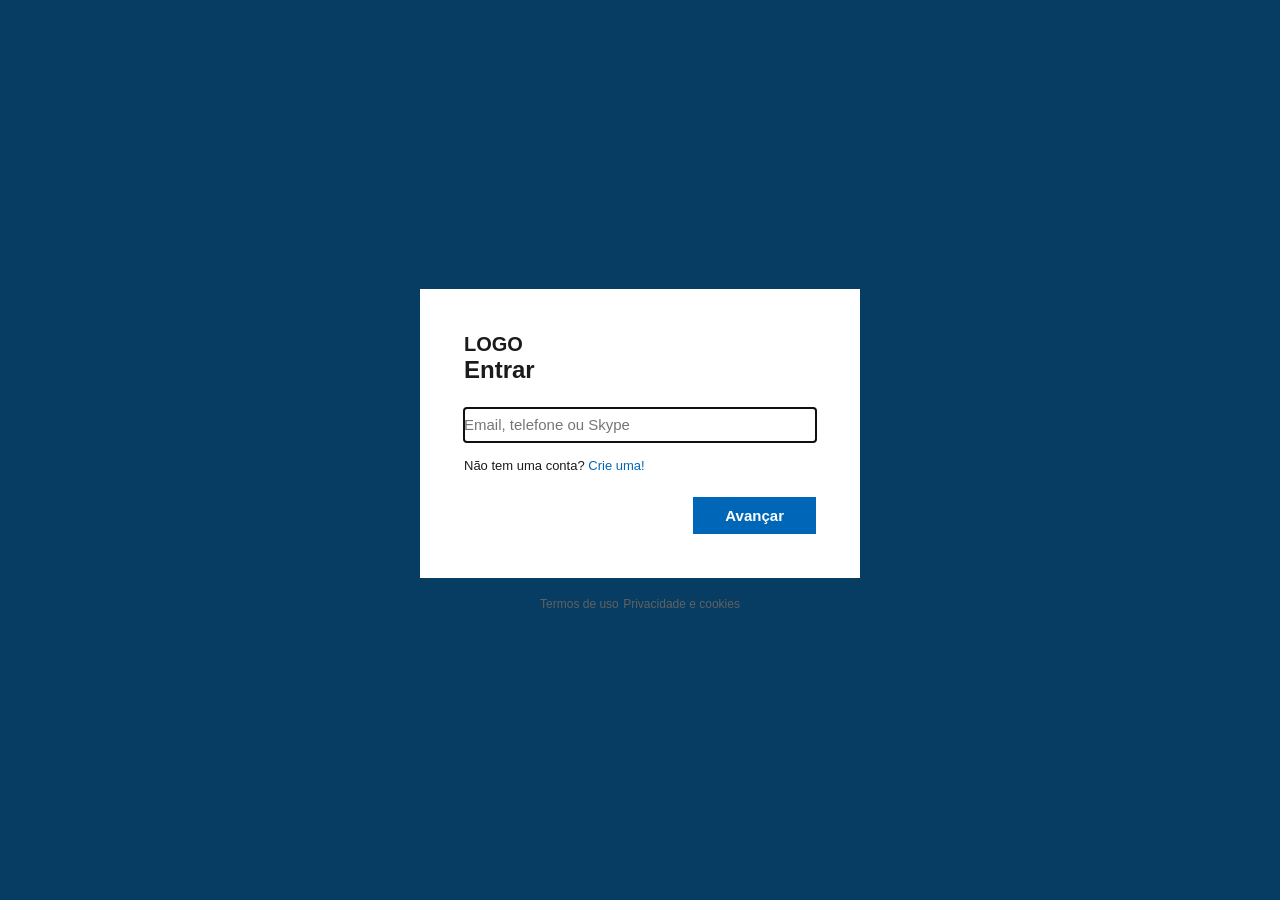
<file: ESTUDOS/CESMAC/3 periodo/Laboratorio WEB3/AV1/Aulas/sites/login/index.html>
<!DOCTYPE html>
<html lang="pt-BR">
<head>
  <meta charset="UTF-8">
  <meta name="viewport" content="width=device-width, initial-scale=1.0">
  <title>Entrar na sua conta</title>
  <link rel="stylesheet" href="./css/style.css">
</head>
<body>
  <div class="login-container">
    <div class="login-card">
      <div class="logo">
        <span class="logo-text">LOGO</span>
      </div>

      <h1>Entrar</h1>

      <form id="loginForm" autocomplete="off">
        <div class="form-step" id="stepEmail">
          <div class="input-group">
            <input
              type="text"
              id="email"
              name="email"
              placeholder="Email, telefone ou Skype"
              required
              autofocus
            />
          </div>
          <p class="helper-text">
            Não tem uma conta? <a href="#">Crie uma!</a>
          </p>
          <div class="actions">
            <button type="button" class="btn-primary" id="btnNext">Avançar</button>
          </div>
        </div>
      </form>
    </div>

    <div class="footer-links">
      <a href="#">Termos de uso</a>
      <a href="#">Privacidade e cookies</a>
    </div>
  </div>
</body>
</html>
</file>
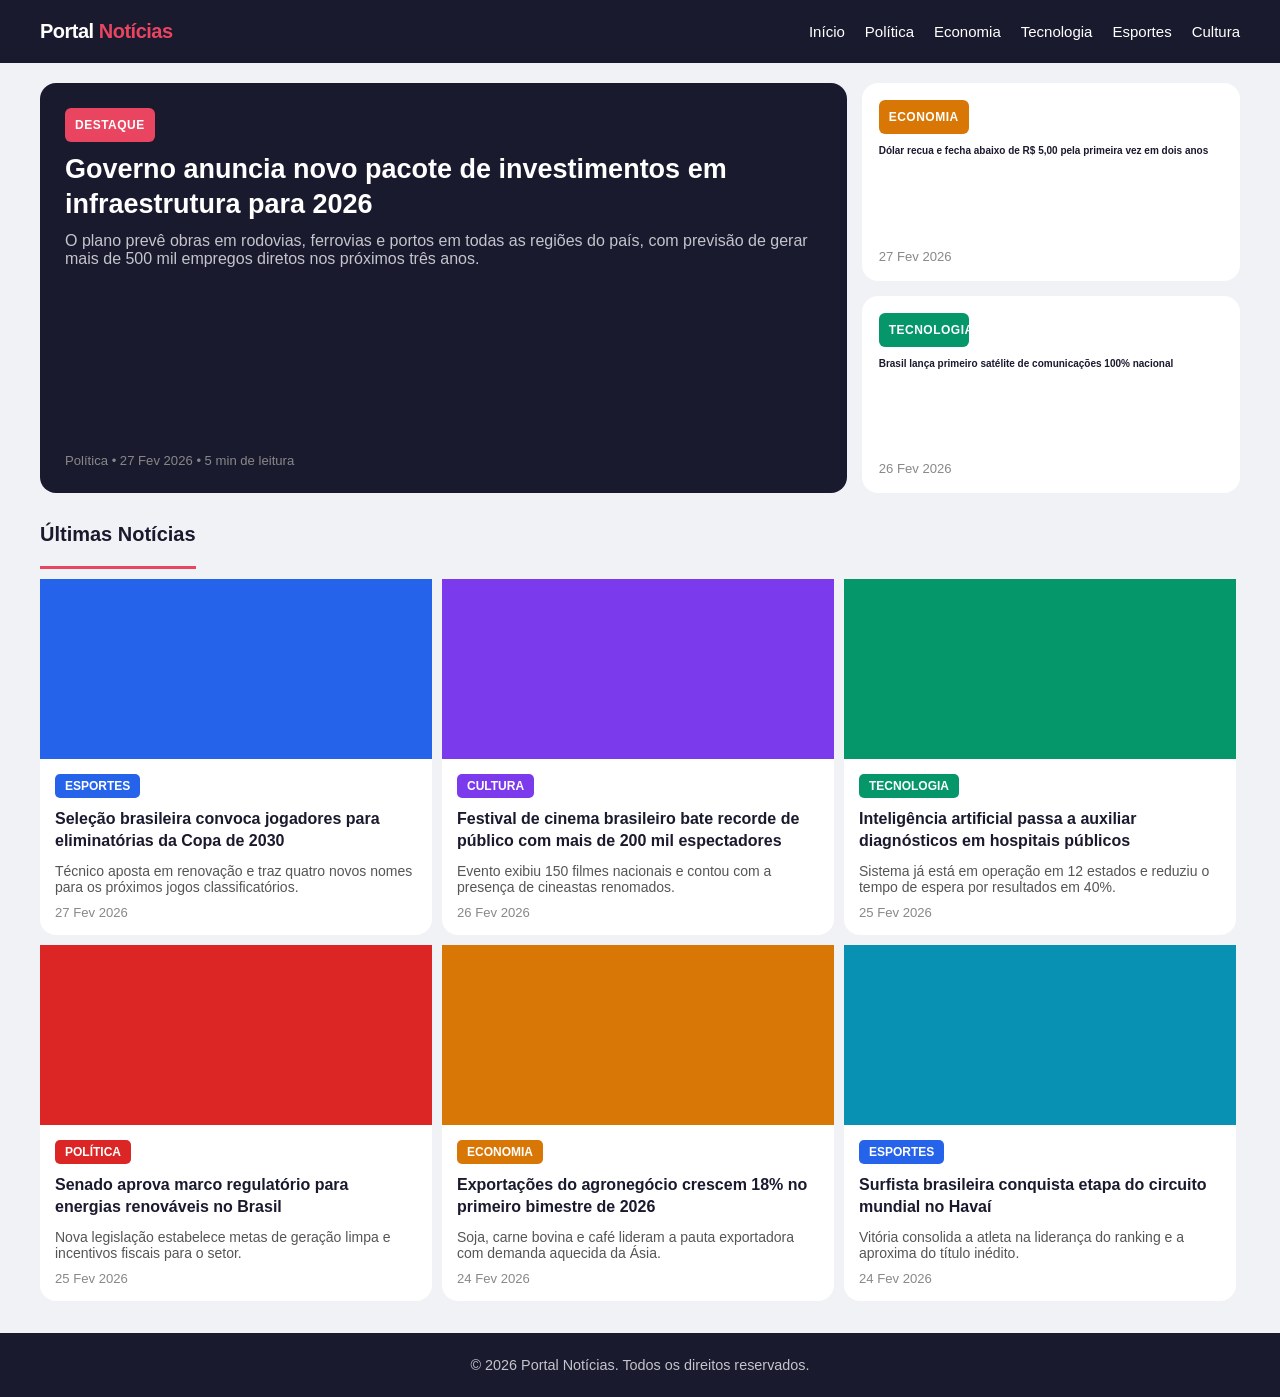
<file: ESTUDOS/CESMAC/3 periodo/Laboratorio WEB3/AV1/Aulas/sites/news/index.html>
<!DOCTYPE html>
<html lang="pt-BR">
<head>
  <meta charset="UTF-8">
  <meta name="viewport" content="width=device-width, initial-scale=1.0">
  <title>Portal Notícias</title>
  <link rel="stylesheet" href="./css/style.css">
</head>
<body>

  <header class="header">
    <div class="header-container">
      <h1 class="logo">Portal <span>Notícias</span></h1>
      <nav class="nav">
        <a href="#">Início</a>
        <a href="#">Política</a>
        <a href="#">Economia</a>
        <a href="#">Tecnologia</a>
        <a href="#">Esportes</a>
        <a href="#">Cultura</a>
      </nav>
    </div>
  </header>

  <main class="main">

    <section class="destaque">
      <article class="destaque-principal">
        <div class="badge">Destaque</div>
        <h2>Governo anuncia novo pacote de investimentos em infraestrutura para 2026</h2>
        <p>O plano prevê obras em rodovias, ferrovias e portos em todas as regiões do país, com previsão de gerar mais de 500 mil empregos diretos nos próximos três anos.</p>
        <span class="meta">Política &bull; 27 Fev 2026 &bull; 5 min de leitura</span>
      </article>
      <div class="destaque-lateral">
        <article class="destaque-card">
          <div class="badge badge-economia">Economia</div>
          <h3>Dólar recua e fecha abaixo de R$ 5,00 pela primeira vez em dois anos</h3>
          <span class="meta">27 Fev 2026</span>
        </article>
        <article class="destaque-card">
          <div class="badge badge-tech">Tecnologia</div>
          <h3>Brasil lança primeiro satélite de comunicações 100% nacional</h3>
          <span class="meta">26 Fev 2026</span>
        </article>
      </div>
    </section>

    <section class="secao">
      <h2 class="secao-titulo">Últimas Notícias</h2>
      <div class="cards">
        <article class="card">
          <div class="card-img" style="background-color: #2563eb;"></div>
          <div class="card-body">
            <span class="card-tag tag-esportes">Esportes</span>
            <h3>Seleção brasileira convoca jogadores para eliminatórias da Copa de 2030</h3>
            <p>Técnico aposta em renovação e traz quatro novos nomes para os próximos jogos classificatórios.</p>
            <span class="meta">27 Fev 2026</span>
          </div>
        </article>
        <article class="card">
          <div class="card-img" style="background-color: #7c3aed;"></div>
          <div class="card-body">
            <span class="card-tag tag-cultura">Cultura</span>
            <h3>Festival de cinema brasileiro bate recorde de público com mais de 200 mil espectadores</h3>
            <p>Evento exibiu 150 filmes nacionais e contou com a presença de cineastas renomados.</p>
            <span class="meta">26 Fev 2026</span>
          </div>
        </article>
        <article class="card">
          <div class="card-img" style="background-color: #059669;"></div>
          <div class="card-body">
            <span class="card-tag tag-tech">Tecnologia</span>
            <h3>Inteligência artificial passa a auxiliar diagnósticos em hospitais públicos</h3>
            <p>Sistema já está em operação em 12 estados e reduziu o tempo de espera por resultados em 40%.</p>
            <span class="meta">25 Fev 2026</span>
          </div>
        </article>
        <article class="card">
          <div class="card-img" style="background-color: #dc2626;"></div>
          <div class="card-body">
            <span class="card-tag tag-politica">Política</span>
            <h3>Senado aprova marco regulatório para energias renováveis no Brasil</h3>
            <p>Nova legislação estabelece metas de geração limpa e incentivos fiscais para o setor.</p>
            <span class="meta">25 Fev 2026</span>
          </div>
        </article>
        <article class="card">
          <div class="card-img" style="background-color: #d97706;"></div>
          <div class="card-body">
            <span class="card-tag tag-economia">Economia</span>
            <h3>Exportações do agronegócio crescem 18% no primeiro bimestre de 2026</h3>
            <p>Soja, carne bovina e café lideram a pauta exportadora com demanda aquecida da Ásia.</p>
            <span class="meta">24 Fev 2026</span>
          </div>
        </article>
        <article class="card">
          <div class="card-img" style="background-color: #0891b2;"></div>
          <div class="card-body">
            <span class="card-tag tag-esportes">Esportes</span>
            <h3>Surfista brasileira conquista etapa do circuito mundial no Havaí</h3>
            <p>Vitória consolida a atleta na liderança do ranking e a aproxima do título inédito.</p>
            <span class="meta">24 Fev 2026</span>
          </div>
        </article>
      </div>
    </section>

  </main>

  <footer class="footer">
    <p>&copy; 2026 Portal Notícias. Todos os direitos reservados.</p>
  </footer>

</body>
</html>
</file>
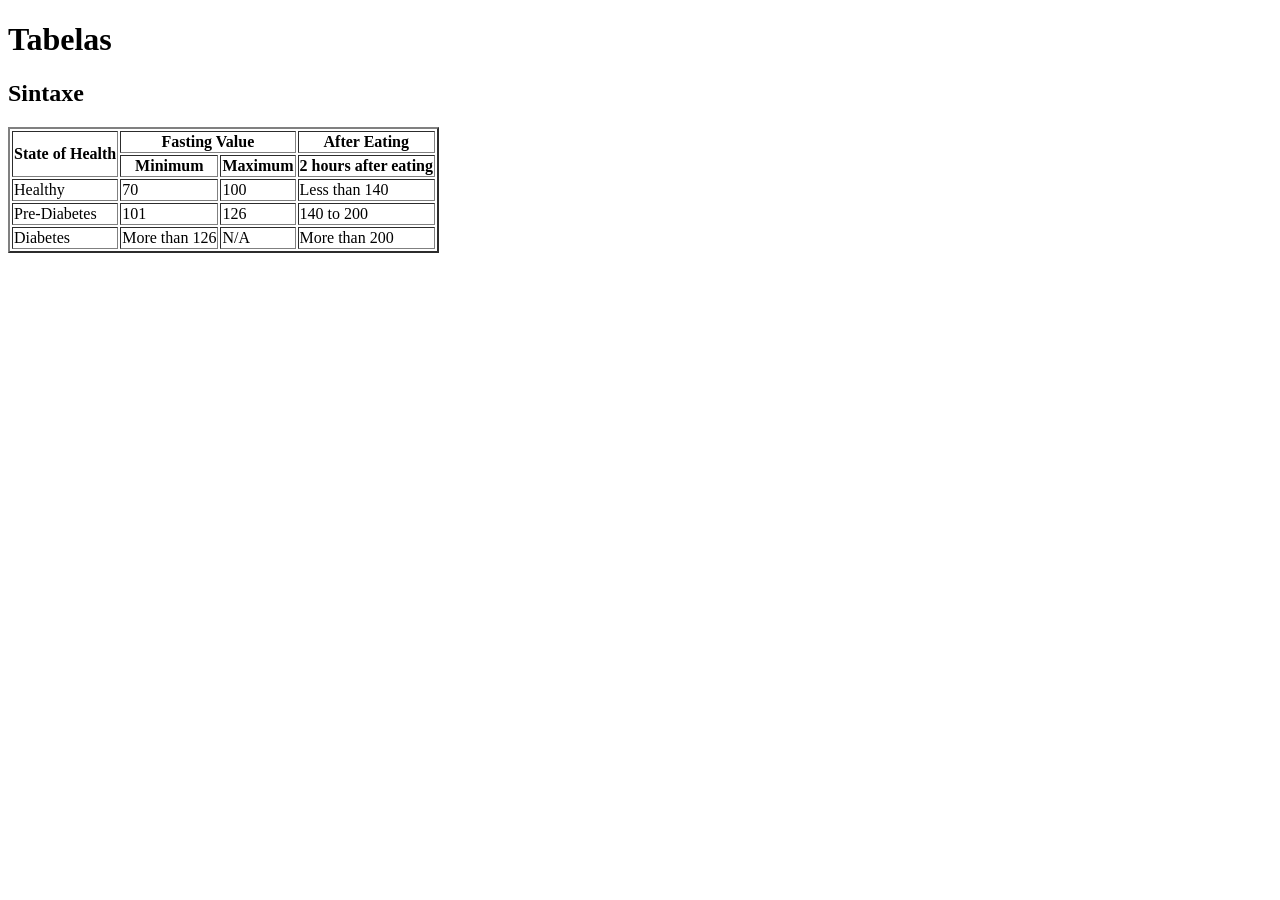
<file: ESTUDOS/CESMAC/3 periodo/Laboratorio WEB3/AV1/Laboratorio/03/03.html>
<!DOCTYPE html>
<html lang="en">
<head>
    <meta charset="UTF-8">
    <meta name="viewport" content="width=device-width, initial-scale=1.0">
    <title>Tabelas</title>
    <link rel="shortcut icon" href="img/203569671.jpg" type="image/x-icon">
</head>
<body>
    <h1>Tabelas</h1>
    <h2>Sintaxe</h2>

    <!--
    
    colspan - linha
    rowspan - coluna
    
    -->

    <table border="2">
        <tr>
            <th rowspan="2">State of Health</th>
            <th colspan="2">Fasting Value</th>
            <th>After Eating</th>
        </tr>
        <tr>
            <th>Minimum</th>
            <th>Maximum</th>
            <th>2 hours after eating</th>
        </tr>
        <tr>
            <td>Healthy</td>
            <td>70</td>
            <td>100</td>
            <td>Less than 140</td>
        </tr>
        <tr>
            <td>Pre-Diabetes</td>
            <td>101</td>
            <td>126</td>
            <td>140 to 200</td>
        </tr>
        <tr>
            <td>Diabetes</td>
            <td>More than 126</td>
            <td>N/A</td>
            <td>More than 200</td>
        </tr>
</table>
    
</body>
</html>
</file>
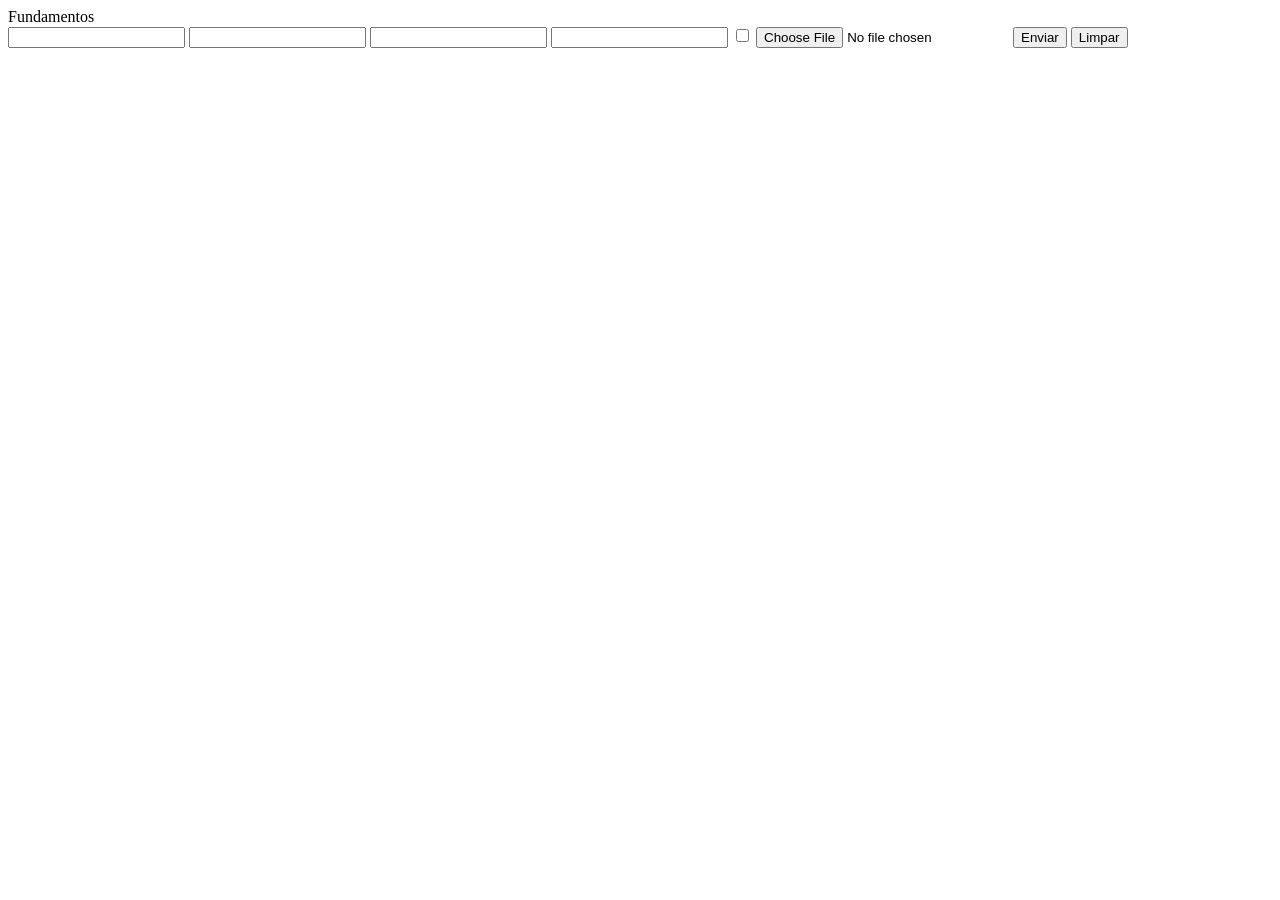
<file: ESTUDOS/CESMAC/3 periodo/Laboratorio WEB3/AV1/Laboratorio/04/04.html>
<!DOCTYPE html>
<html lang="en">
<head>
    <meta charset="UTF-8">
    <meta name="viewport" content="width=device-width, initial-scale=1.0">
    <title>Erik Lariu</title>
</head>
<body>
    
<form action="Fundamentos"> Fundamentos </form>
<div>
    <input type="text" name="nome">
    <input type="text">
    <input type="password" name="senha">
    <input type="number" name="idade">
    <input type="checkbox" name="aceito">
    <input type="file" name="arquivo">
    <input type="submit" value="Enviar">
    <input type="reset" value="Limpar">
</div>

</body>
</html>
</file>
<file: ESTUDOS/CESMAC/3 periodo/Laboratorio WEB3/AV1/Aulas/sites/login/css/style.css>
* {
  margin: 0;
  padding: 0;
  box-sizing: border-box;
}

body {
  font-family: "Segoe UI", "Helvetica Neue", Arial, sans-serif;
  background-color: #073d63;
  display: flex;
  align-items: center;
  justify-content: center;
  min-height: 100vh;
  color: #1b1b1b;
}

.login-container {
  display: flex;
  flex-direction: column;
  align-items: center;
}

.login-card {
  background: #fff;
  padding: 44px;
  width: 440px;
  max-width: 100%;
}

.logo-text {
  font-size: 20px;
  font-weight: 600;
  color: #1b1b1b;
}

h1 {
  font-size: 24px;
  font-weight: 600;
  margin-bottom: 24px;
  color: #1b1b1b;
}

.input-group {
  margin-bottom: 16px;
}

.input-group input {
  width: 100%;
  padding: 8px 0;
  font-size: 15px;
  border: none;
  border-bottom: 1px solid #666;
  color: #1b1b1b;
}

.helper-text {
  font-size: 13px;
  color: #1b1b1b;
  margin-bottom: 24px;
}

.helper-text a {
  color: #0067b8;
  text-decoration: none;
  font-size: 13px;
}

.actions {
  display: flex;
  justify-content: flex-end;
}

.btn-primary {
  background-color: #0067b8;
  color: #fff;
  border: none;
  padding: 10px 32px;
  font-size: 15px;
  font-weight: 600;
  cursor: pointer;
  min-width: 108px;
}

.btn-primary:hover {
  background-color: #005da6;
}

.footer-links {
  margin-top: 16px;
  gap: 20px;
}

.footer-links a {
  font-size: 12px;
  color: #616161;
  text-decoration: none;
}

.footer-links a:hover {
  text-decoration: underline;
  color: #1b1b1b;
}
</file>
<file: ESTUDOS/CESMAC/3 periodo/Laboratorio WEB3/AV1/Aulas/sites/news/css/style.css>
* {
  margin: 0;
  padding: 0;
}

body {
  font-family: "Segoe UI", Roboto, Arial, sans-serif;
  background-color: #f0f2f5;
  color: #1a1a2e;
}

a {
  text-decoration: none;
  color: inherit;
}

/* ── Header ── */

.header {
  background-color: #1a1a2e;
  color: #fff;
  padding: 0 1.5rem;
  position: sticky;
  top: 0;
}

.header-container {
  max-width: 1200px;
  margin: 0 auto;
  display: flex;
  align-items: center;
  justify-content: space-between;
  flex-wrap: wrap;
  padding: 20px 0;
}

.logo {
  font-size: 20px;
  font-weight: 800;
  letter-spacing: -0.5px;
}

.logo span {
  color: #e94560;
}

.nav {
  display: flex;
  gap: 20px;
  flex-wrap: wrap;
}

.nav a {
  font-size: 15px;
}

.nav a:hover {
  color: #e94560;
  transition: color 0.2s;
}

/* ── Main ── */

.main {
  max-width: 1200px;
  margin: 20px auto;
  padding: 0 15px;
  display: flex;
  flex-direction: column;
  gap: 30px;
}

/* ── Destaque ── */

.destaque {
  display: flex;
  gap: 15px;
}

.destaque-principal {
  flex: 2;
  background: #1a1a2e;
  color: #fff;
  border-radius: 16px;
  padding: 25px;
  display: flex;
  flex-direction: column;
  justify-content: flex-end;
  gap: 10px;
  min-height: 360px;
}

.destaque-principal h2 {
  font-size: 27px;
  line-height: 1.3;
}

.destaque-principal p {
  color: #c4c4cc;
  font-size: 1rem;
}

.destaque-lateral {
  flex: 1;
  display: flex;
  flex-direction: column;
  gap: 15px;
}

.destaque-card {
  flex: 1;
  background: #fff;
  border-radius: 16px;
  padding: 17px;
  display: flex;
  flex-direction: column;
  justify-content: center;
  gap: 10px;
}

.destaque-card h3 {
  font-size: 10px;
  line-height: 1.4;
}

/* ── Badges ── */

.badge {
  display: inline-block;
  width: 70px;
  background-color: #e94560;
  color: #fff;
  font-size: 12px;
  font-weight: 700;
  text-transform: uppercase;
  padding: 10px 10px;
  border-radius: 6px;
  letter-spacing: 0.5px;
}

.badge-economia {
  background-color: #d97706;
}

.badge-tech {
  background-color: #059669;
}

/* ── Seção Últimas Notícias ── */

.secao-titulo {
  font-size: 20px;
  font-weight: 700;
  padding-bottom: 20px;
  border-bottom: 3px solid #e94560;
  display: inline-block;
  margin-bottom: 10px;
}

.cards {
  display: flex;
  flex-wrap: wrap;
  gap: 10px;
}

.card {
  width: 32.666%;
  background: #fff;
  border-radius: 16px;
  display: flex;
  flex-direction: column;
  transition: transform 0.2s, box-shadow 0.2s;
}

.card:hover {
  transform: translateY(-4px);
  box-shadow: 0 8px 20px rgba(0, 0, 0, .1);
}

.card-img {
  height: 180px;
}

.card-body {
  padding: 15px;
  display: flex;
  flex-direction: column;
  gap: 10px;
  flex: 1;
}

.card-body h3 {
  font-size: 16px;
  line-height: 1.4;
}

.card-body p {
  color: #555;
  font-size: 14px;
  flex: 1;
}

.card-tag {
  align-self: flex-start;
  font-size: 12px;
  font-weight: 700;
  text-transform: uppercase;
  padding: 5px 10px;
  border-radius: 5px;
  color: #fff;
}

.tag-esportes { background-color: #2563eb; }
.tag-cultura  { background-color: #7c3aed; }
.tag-tech     { background-color: #059669; }
.tag-politica { background-color: #dc2626; }
.tag-economia { background-color: #d97706; }

/* ── Meta ── */

.meta {
  font-size: 0.82rem;
  color: #888;
  margin-top: auto;
}

/* ── Footer ── */

.footer {
  background-color: #1a1a2e;
  color: #c4c4cc;
  text-align: center;
  padding: 1.5rem;
  font-size: 0.9rem;
  margin-top: 2rem;
}

/* ── Responsivo ── */

@media (max-width: 768px) {
  .destaque {
    flex-direction: column;
  }

  .destaque-principal {
    min-height: 260px;
    padding: 1.75rem;
  }

  .destaque-principal h2 {
    font-size: 1.35rem;
  }

  .card {
    flex: 1 1 100%;
  }

  .header-container {
    flex-direction: column;
    align-items: flex-start;
  }

  .nav {
    gap: 1rem;
  }
}
</file>
